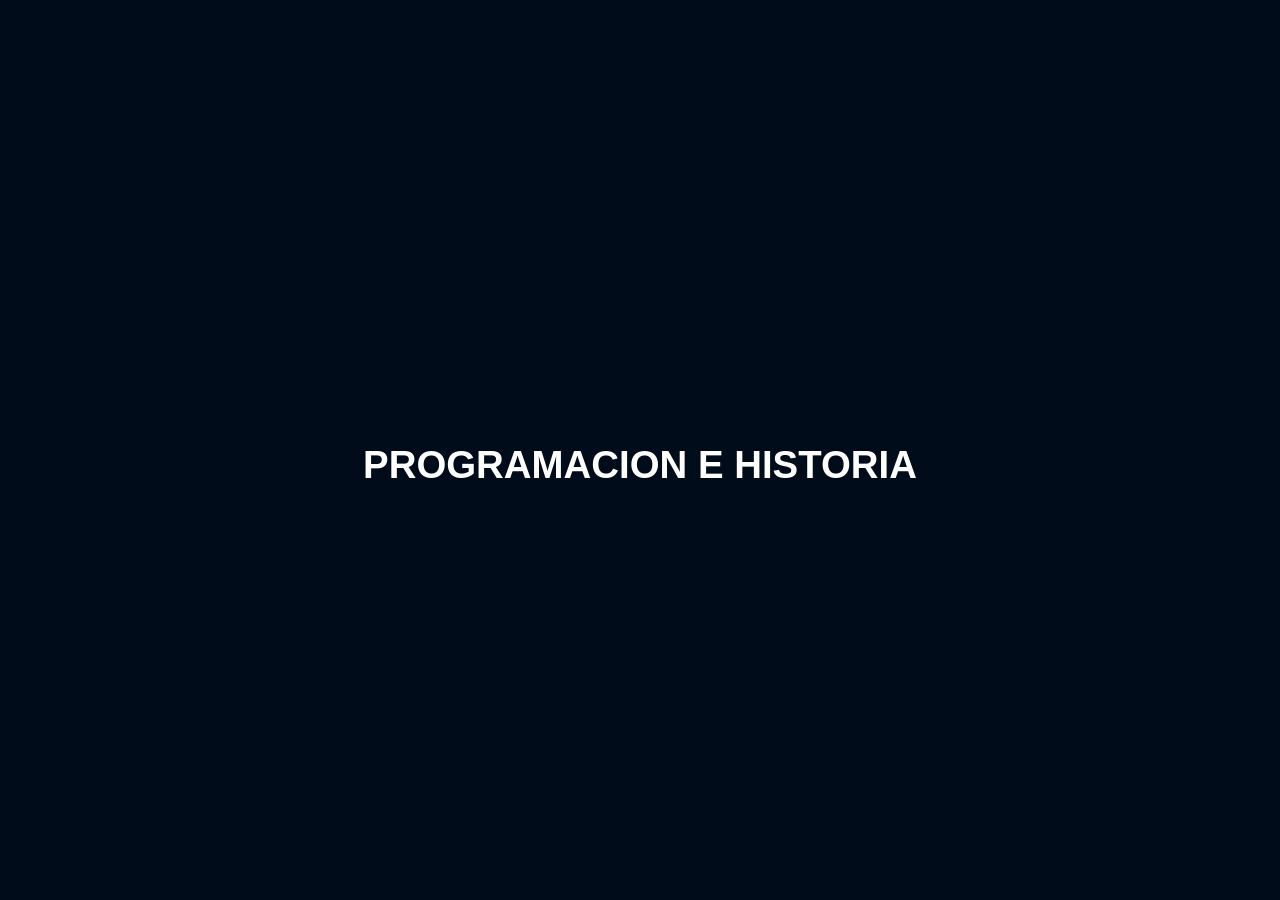
<file: index.html>
<!DOCTYPE html>
<html lang="en">

<head>
    <meta charset="UTF-8">
    <meta name="viewport" content="width=device-width, initial-scale=1.0">
    <link rel="stylesheet" href="style.css">

    <title>Trabajo-Final</title>
    <link rel="icon" href="assets/icons/icon-code.png">

</head>

<body>

    <div class= "hero" id="hero-pagina-principal"> 
        <h1> PROGRAMACION E HISTORIA</h1>
    </div>

</body>

</html>
</file>
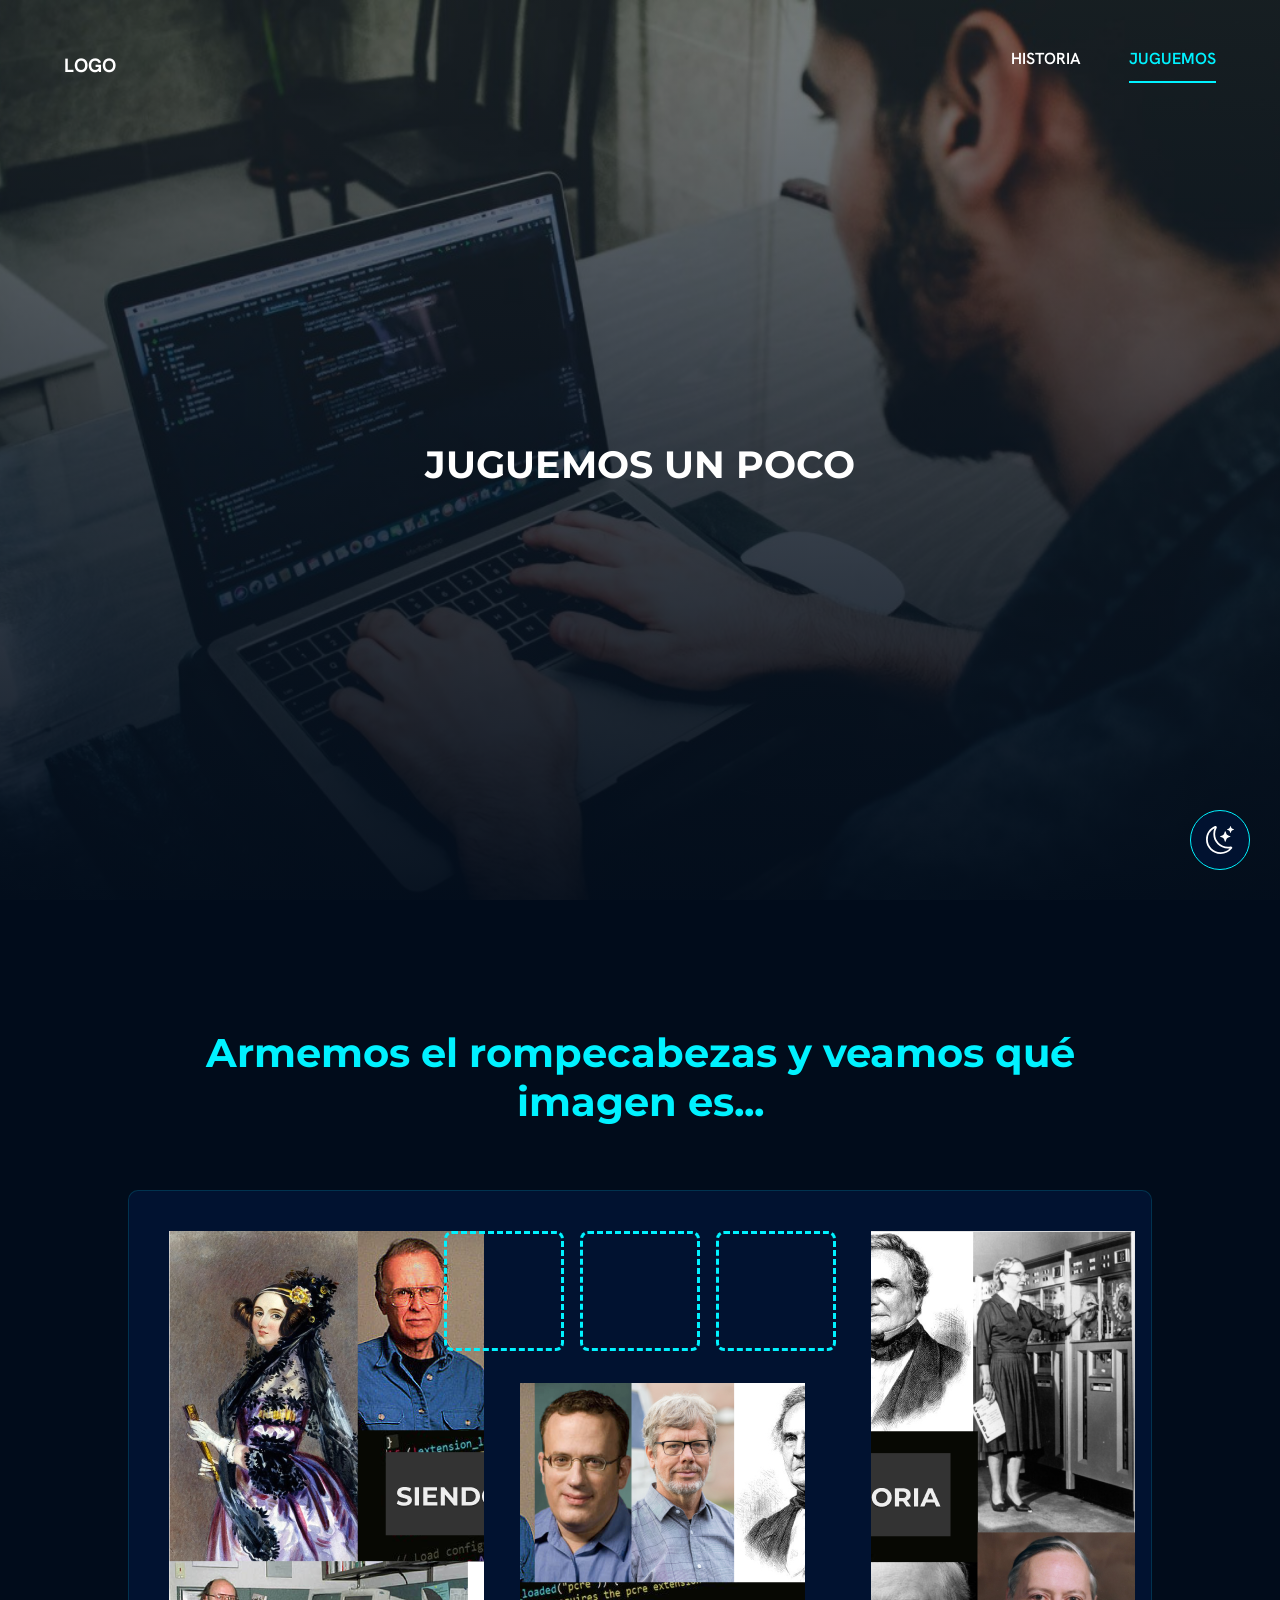
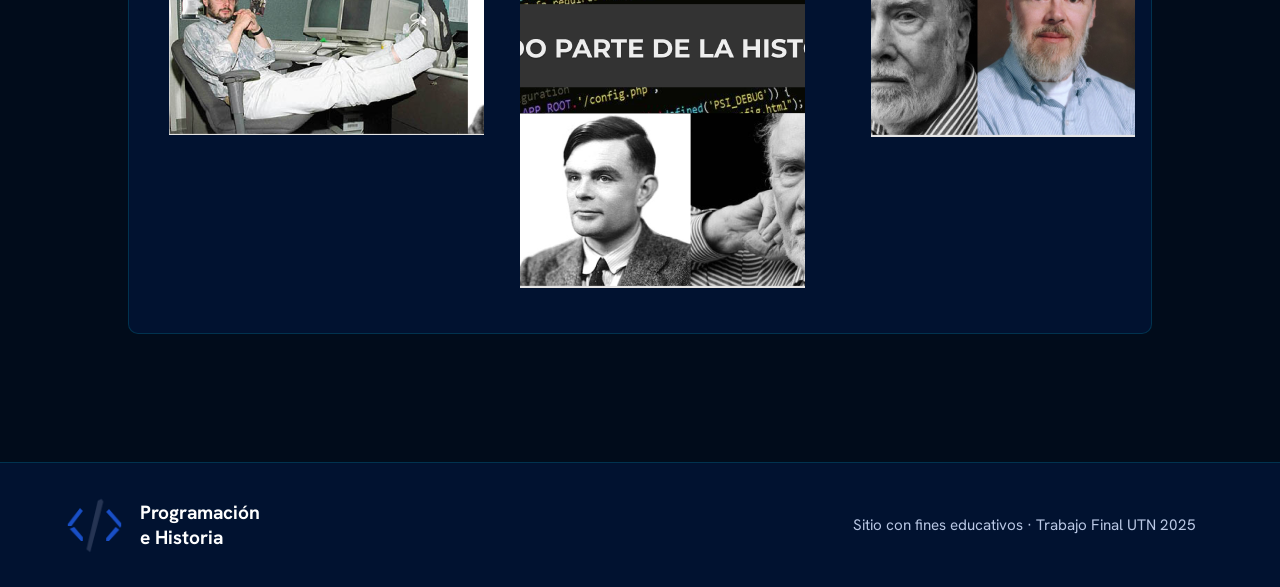
<file: juguemos.html>
<!DOCTYPE html>
<html lang="es">

<head>
    <meta charset="UTF-8">
    <meta name="viewport" content="width=device-width, initial-scale=1.0">

    <!-- Google Fonts -->
    <link rel="preconnect" href="https://fonts.googleapis.com">
    <link rel="preconnect" href="https://fonts.gstatic.com" crossorigin>

    <link href="https://fonts.googleapis.com/css2?family=Montserrat:wght@400;600;700&display=swap" rel="stylesheet">
    <link href="https://fonts.googleapis.com/css2?family=Hanken+Grotesk:wght@400;500;700&display=swap" rel="stylesheet">

    <!-- CSS -->
    <link rel="stylesheet" href="style.css">

    <title>Trabajo Final</title>
    <link rel="icon" href="assets/icons/icon-code.png">

</head>

<body>

    <header class="navbar">

        <div class="logo">
            LOGO
        </div>

        <nav class="nav">
            <a href="index.html">HISTORIA</a>
            <a href="juguemos.html" class="active">JUGUEMOS</a>
        </nav>

    </header>

    <section class="hero" id="hero-juguemos">

        <h1>
            JUGUEMOS UN POCO
        </h1>

    </section>

    <section class="juego">

        <h2 class="titulo-juego">
            Armemos el rompecabezas y veamos qué imagen es...
        </h2>

        <div class="panel-juego">

            <div class="contenedor-juego">

                <!-- Imagen izquierda -->
                <div class="imagen izquierda">

                    <img id="pieza1" src="assets/imagenes/Rompe1.png" alt="Puzzle 1" draggable="true">

                </div>

                <!-- Zona central -->
                <div class="zona-armado">

                    <div class="casilleros">

                        <div class="casillero" id="slot1"></div>
                        <div class="casillero" id="slot2"></div>
                        <div class="casillero" id="slot3"></div>

                    </div>

                    <!-- Imagen inferior -->
                    <div class="imagen inferior">

                        <img id="pieza2" src="assets/imagenes/rompe2.png" alt="Puzzle 2" draggable="true">

                    </div>

                </div>

                <!-- Imagen derecha -->
                <div class="imagen derecha">

                    <img id="pieza3" src="assets/imagenes/Rompe3.png" alt="Puzzle 3" draggable="true">

                </div>

            </div>

        </div>

    </section>

    <footer class="footer">

        <div class="footer-logo">

            <img src="assets/icons/icon-code.png" alt="Logo">

            <div>

                <h3>Programación</h3>
                <h3>e Historia</h3>

            </div>

        </div>

        <p class="footer-texto">
            Sitio con fines educativos · Trabajo Final UTN 2025
        </p>

    </footer>

    <button id="toggleTheme" class="theme-toggle">

        <img id="themeIcon" src="assets/icons/moon-stars.svg" alt="Modo oscuro">

    </button>

    <script src="script.js"></script>

</body>

</html>
</file>
<file: style.css>
/* =====================================
   VARIABLES GLOBALES
===================================== */

:root {

    /* COLORES */

    --background: #010c1b;
    --surface: #011230;
    --surface-light: #0e1f3d;

    --primary: #ffffff;
    --secondary: #b9c7e4;

    --accent: #00f2ff;

    --border-glow: rgba(0, 242, 255, .15);
    --shadow-glow: rgba(0, 242, 255, .40);

    /* TIPOGRAFÍA */

    --font-title: 'Montserrat', sans-serif;
    --font-body: 'Hanken Grotesk', sans-serif;

}

body.light{

    --background:#edf5fb;

    --surface:#ffffff;

    --surface-light:#f6f8fb;

    --primary:#0d2344;

    --secondary:#42546d;

    --accent:#009fff;

    --border-glow:rgba(0,159,255,.25);

    --shadow-glow:rgba(0,159,255,.35);

}


/* =====================================
   RESET
===================================== */

*{

    margin:0;
    padding:0;

    box-sizing:border-box;

}

html{

    scroll-behavior:smooth;

}

body{

    background:var(--background);

    font-family:var(--font-body);

    overflow-x:hidden;

}


/* =====================================
   TIPOGRAFÍAS
===================================== */

.hero h1{

    font-family:var(--font-title);

}

.texto-historia h2,
.texto-ensamblaje h2{

    font-family:var(--font-title);

}

.texto-historia p,
.texto-ensamblaje p{

    font-family:var(--font-body);

}


/* =====================================
   NAVBAR
===================================== */

.navbar{

    position:fixed;

    top:0;
    left:0;

    width:100%;
    height:130px;

    display:flex;

    justify-content:space-between;

    align-items:center;

    padding:0 4rem;

    background:transparent;

    transition:.35s ease;

    z-index:1000;

}

.navbar.scrolled{

    background:var(--surface);

    border-bottom:1px solid var(--accent);

    backdrop-filter:blur(10px);

}


/* LOGO */

.logo{

    color:var(--primary);

    font-size:1.2rem;

    font-weight:700;

}


/* MENU */

.nav{

    display:flex;

    gap:3rem;

}

.nav a{

    color:var(--primary);

    text-decoration:none;

    font-weight:600;

    padding-bottom:.75rem;

    transition:.3s;

}

.nav a:hover{

    color:var(--accent);

}

.nav a.active{

    color:var(--accent);

    border-bottom:2px solid var(--accent);

}


/* =====================================
   HERO
===================================== */

.hero{

    min-height:100vh;

    display:flex;

    justify-content:center;

    align-items:center;

    text-align:center;

    padding-top:90px;

    background-size:cover;

    background-position:center;

    background-repeat:no-repeat;

}

#hero-historia{

    background-image:

        linear-gradient(

            to top,

            rgba(1,12,27,.95),

            rgba(1,12,27,.75),

            rgba(1,12,27,.45)

        ),

        url("assets/imagenes/historia-programacion.jpg");

}

#hero-juguemos{

    background-image:

        linear-gradient(

            to top,

            rgba(1,12,27,.95),

            rgba(1,12,27,.75),

            rgba(1,12,27,.45)

        ),

        url("assets/imagenes/img2.jpg");

}

.hero h1{

    color:var(--primary);

    font-size:clamp(1rem,3vw,3rem);

    line-height:1.1;

    font-weight:700;

    text-transform:uppercase;

    transform:translateY(-30px);

}

/* =====================================
   SECCION INFORMATIVA
===================================== */

.informativa {

    min-height: 100vh;

    display: flex;
    justify-content: center;
    align-items: center;

    padding: 8rem;

    background: var(--background);
}


/* TARJETA */

.panel-informativo {

    max-width: 1200px;
    width: 100%;

    display: flex;
    align-items: center;
    justify-content: center;

    gap: 3rem;

    padding: 2rem;

    background: var(--surface);

    border: 1px solid var(--border-glow);

    border-radius: 10px;

    transition:
        border-color .3s ease,
        box-shadow .3s ease;
}


/* IMAGENES */

.imagen-historia,
.imagen-ensamblaje,
.imagen-lenguajes {

    flex: 0 1 500px;
}

.imagen-historia img,
.imagen-ensamblaje img {

    width: 100%;

    max-width: 500px;

    display: block;

    border: 1px solid transparent;

    transition: all .3s ease;
}

.imagen-lenguajes img {

    
    width: 100%;

    max-width: 500px;

    display: block;

    border: 1px solid transparent;

    transition: all .3s ease;

}


/* TEXTOS */

.texto-historia,
.texto-ensamblaje,
.texto-lenguajes {

    flex:  0 1 500px;
}

.texto-historia h2,
.texto-ensamblaje h2,
.texto-lenguajes h2 {

    color: var(--accent);

    font-size: 1.5rem;

    font-weight: 700;

    margin-bottom: 1.5rem;
}

.texto-historia p,
.texto-ensamblaje p,
.texto-lenguajes p {

    color: var(--primary);

    line-height: 1.6;

    margin-bottom: 1rem;
}

#primeros-lenguajes .contenedor-lenguajes{

    max-width: 1200px;

    width: 100%;

    display: flex;

    flex-direction: column;

    gap: 2rem;

    margin: 0 auto;
}

.titulo-lenguajes{

    color: var(--accent);

    font-family: var(--font-title);

    font-size: 2.5rem;

    text-align: center;

    margin-bottom: 1rem;
}


.texto-lenguajes h3{

    color: var(--accent);

    font-size: 1.2rem;

    margin-top: 1.5rem;

    margin-bottom: .8rem;
}

/* =====================================
   HOVER TARJETA
===================================== */

.panel-informativo:hover {

    border-color: var(--accent);

    box-shadow: 0 0 20px var(--shadow-glow);
}


/* HOVER IMAGEN */

.panel-informativo:hover .imagen-historia img,
.panel-informativo:hover .imagen-ensamblaje img,
.panel-informativo:hover .imagen-lenguajes img {

    border-color: var(--accent);

    box-shadow: 0 0 15px var(--shadow-glow);
}


/* =====================================
   REVEAL
   (SOLO ENSAMBLAJE)
===================================== */

.reveal {

    opacity: 0;

    transform: translateY(80px);

    transition: opacity .8s ease,
                transform .8s ease;
}

.reveal.active {

    opacity: 1;

    transform: translateY(0);
}


/* IMAGEN ENSAMBLAJE */

.imagen-ensamblaje {

    opacity: 0;

    transform: translateX(-120px);

    transition: opacity .8s ease,
                transform .8s ease;
}


/* TEXTO ENSAMBLAJE */

.texto-ensamblaje {

    opacity: 0;

    transform: translateX(120px);

    transition: opacity 2s ease,
                transform 2s ease;
}


/* CUANDO APARECE */

.reveal.active .imagen-ensamblaje {

    opacity: 1;

    transform: translateX(0);
}

.reveal.active .texto-ensamblaje {

    opacity: 1;

    transform: translateX(0);
}

/* =====================================
   SECCION VIDEO
===================================== */

.video-section {

    

    display: flex;
    flex-direction: column;
    justify-content: center;
    align-items: center;

    padding: 8rem;

    background: var(--background);
}

/* TITULO */

.video-titulo {

    color: var(--accent);

    font-family: var(--font-title);

    font-size: 2.2rem;

    margin-bottom: 1.5rem;
}

/* CONTENEDOR */

.video-container {

    width: 100%;
    max-width: 700px;

    background: var(--surface);

    border: 1px solid var(--border-glow);

    border-radius: 10px;

    overflow: hidden;

    transition:
        border-color .3s ease,
        box-shadow .3s ease;
}

.video-container:hover {

    border-color: var(--accent);

    box-shadow: 0 0 20px var(--shadow-glow);
}

/* VIDEO */

.video-container video {

    width: 100%;

    display: block;
}

/* CONTROLES */

.video-controls {

    display: flex;
    align-items: center;

    gap: 1rem;

    padding: 1rem 2rem;

    background: var(--surface);
}

/* BOTONES */

.video-controls button {

    width: 60px;
    height: 50px;

    display: flex;
    justify-content: center;
    align-items: center;

    background: var(--surface-light);

    border: 1px solid rgba(255,255,255,.15);

    cursor: pointer;

    transition: .3s;
}

.video-controls button:hover {

    border-color: var(--accent);
}

/* ICONOS */

.video-controls img {

    width: 18px;

    transition: transform .25s ease;
}

.video-controls button:hover img {

    transform: scale(1.15);
}

/* TIEMPO */

#videoTime {

    margin-left: auto;

    color: var(--accent);

    font-weight: 700;

    font-size: 1.2rem;
}

/*=====================================
FOOTER
=====================================*/

.footer{

    display:flex;

    justify-content:space-between;

    align-items:center;

    padding:2rem 4rem;

    background:var(--surface);

    border-top:1px solid var(--border-glow);

}

.footer-logo{

    display:flex;

    align-items:center;

    gap:1rem;

}

.footer-logo img{

    width:60px;

}

.footer-logo h3{

    color:var(--primary);

    font-size:1.2rem;

}

.footer-texto{

    flex:0.4;

    text-align:center;

    color:var(--secondary);

    font-size:.95rem;

}

/* =====================================
   TRANSICIÓN ENTRE TEMAS
===================================== */

body,
.navbar,
.hero,
.informativa,
.panel-informativo,
.video-section,
.video-container,
.video-controls,
.footer,
.nav a,
.logo,
h1,
h2,
h3,
p,
button,
img {

    transition:
        background-color .45s ease,
        color .45s ease,
        border-color .45s ease,
        box-shadow .45s ease,
        opacity .45s ease;
}



/* =====================================
   JUGUEMOS
===================================== */
/* =====================================
   SECCIÓN JUEGO
===================================== */

.juego{

    min-height:100vh;

    display:flex;

    flex-direction:column;

    justify-content:center;

    align-items:center;

    padding:8rem;

    background:var(--background);

}

/* TÍTULO */

.titulo-juego{

    color:var(--accent);

    font-family:var(--font-title);

    font-size:2.5rem;

    text-align:center;

    margin-bottom:4rem;

}

/* NUEVO PANEL */

.panel-juego{

    width:100%;

    max-width:1200px;

    padding:2.5rem;

    background:var(--surface);

    border:1px solid var(--border-glow);

    border-radius:10px;

    transition:
        border-color .3s ease,
        box-shadow .3s ease;

}

.panel-juego:hover{

    border-color:var(--accent);

    box-shadow:0 0 20px var(--shadow-glow);

}

/* CONTENEDOR */

.contenedor-juego{

    display:flex;

    justify-content:space-between;

    align-items:flex-start;

}

.imagen{

    width:240px;

}

.zona-armado{

    display:flex;

    flex-direction:column;

    align-items:center;

}

.casilleros{

    display:flex;

    gap:1rem;

    margin-bottom:2rem;

}

.casillero{

    width:120px;

    height:120px;

    border:3px dashed var(--accent);

    border-radius:8px;

}

.casillero{

    width:120px;

    height:120px;

    border:3px dashed var(--accent);

    border-radius:8px;

    overflow:hidden;

    display:flex;

    justify-content:center;

    align-items:center;

}

.casillero img{

    width:100%;

    height:100%;

    object-fit:cover;

    cursor:grab;

}
/* =====================================
   BOTON MODO CLARO / OSCURO
===================================== */

.theme-toggle{

    position:fixed;

    right:30px;

    bottom:30px;

    width:60px;
    height:60px;

    display:flex;

    justify-content:center;

    align-items:center;

    background:var(--surface);

    border:1px solid var(--accent);

    border-radius:50%;

    cursor:pointer;

    z-index:2000;

    transition:.3s ease;

}

.theme-toggle:hover{

    transform:translateY(-4px);

    box-shadow:0 0 20px var(--shadow-glow);

}

.theme-toggle img{

    width:28px;

}
</file>
